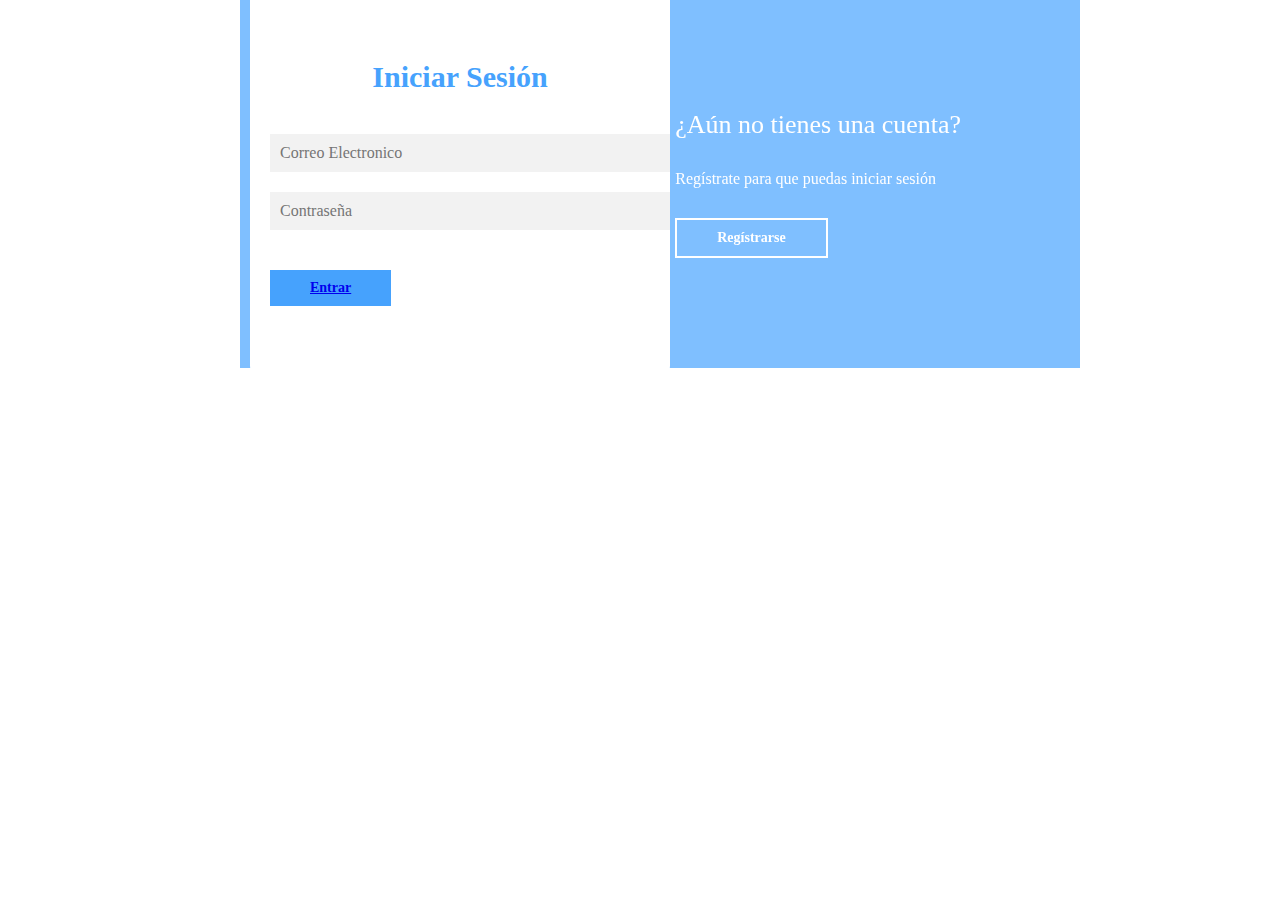
<file: index.html>
<!DOCTYPE html>
<html lang="en">
<head>
    <meta charset="UTF-8">
    <meta name="viewport" content="width=device-width, initial-scale=1.0">
    <title>BETISHOOLIFANS</title>
    
    <link href="https://fonts.googleapis.com/css2?family=Roboto:ital,wght@0,100;0,300;0,400;0,500;0,700;0,900;1,100;1,300;1,400;1,500;1,700;1,900&display=swap" rel="stylesheet">


    <link rel="stylesheet" href="estilo.css">
</head>
<body>

        <main>

            <div class="contenedor__todo">
                <div class="caja__trasera">
                    <div class="caja__trasera-login">
                        <h3>¿Ya tienes una cuenta?</h3>
                        <p>Inicia sesión para entrar en la página</p>
                        <button id="btn__iniciar-sesion">Iniciar Sesión</button>
                    </div>
                    <div class="caja__trasera-register">
                        <h3>¿Aún no tienes una cuenta?</h3>
                        <p>Regístrate para que puedas iniciar sesión</p>
                        <button id="btn__registrarse">Regístrarse</button>
                    </div>
                </div>

                <!--Formulario de Login y registro-->
                <div class="contenedor__login-register">
                    <!--Login-->
                    <form action="" class="formulario__login">
                        <h2>Iniciar Sesión</h2>
                        <input type="text" placeholder="Correo Electronico">
                        <input type="password" placeholder="Contraseña">
                        <button><a href="./reels.html">Entrar</a></button>
                    </form>

                    <!--Register-->
                    <form action="" class="formulario__register">
                        <h2>Regístrarse</h2>
                        <input type="text" placeholder="Nombre completo">
                        <input type="text" placeholder="Correo Electronico">
                        <input type="text" placeholder="Usuario">
                        <input type="password" placeholder="Contraseña">
                        <button><a href="./reels.html">Regístrarse</a></button>
                    </form>
                </div>
            </div>

        </main>

        <script src="./login.js"></script>
</body>
</html>
</file>
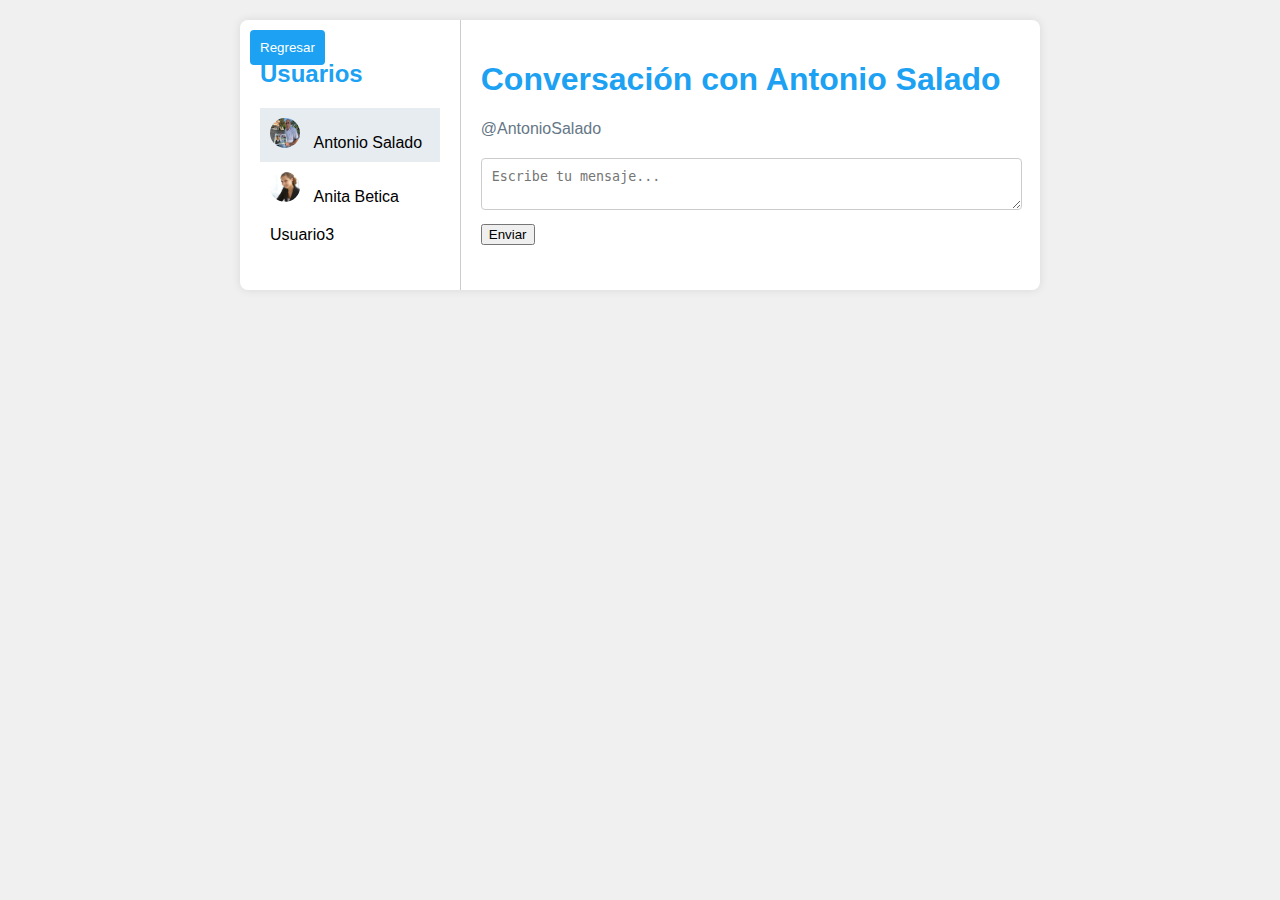
<file: mensajes.html>
<!DOCTYPE html>
<html lang="en" lang="en">
    <head>
        <meta charset="UTF-8">
        <meta http-equiv="X-UA-Compatible" content="IE=edge">
        <meta name="viewport" content="width=device-width,initial-scale=1.0">
        <link rel="stylesheet" href="./mensajes.css">
        <link rel="stylesheet" href="https://cdnjs.cloudflare.com/ajax/libs/font-awesome/6.5.1/css/all.min.css">
        <title>BetisHooliFans</title>
    </head>

<body>



    <div class="container">
        <button class="regresar-btn" onclick="irAtras()">Regresar</button>

        <aside class="usuarios">
            <h2>Usuarios</h2>
            <ul>
                <li class="active">
                    <img src="./images/usuario2.jpeg">
                    Antonio Salado</li>
                <li>
                    <img src="./images/mujertrabajo.jpg">
                Anita Betica</li>
                <li>Usuario3</li>
                <!-- Agrega más usuarios según sea necesario -->
            </ul>
        </aside>
        <main class="conversacion">
            <header>
                <h1>Conversación con @AntonioSalado</h1>
                <p>@AntonioSalado</p>
                
            </header>
            <section class="mensajes">
                <div class="mensaje enviado">
                    <p>Hola, ¿cómo estás?</p>
                    <span>Fecha y hora</span>
                </div>
                <div class="mensaje recibido">
                    <p>¡Hola! Estoy bien, ¿y tú?</p>
                    <span>Fecha y hora</span>
                </div>
                <!-- Agrega más mensajes según sea necesario -->
            </section>
            <section class="nuevo-mensaje">
                <textarea placeholder="Escribe tu mensaje..."></textarea>
                <button>Enviar</button>
            </section>
        </main>
    </div>

 

<script>
     function irAtras() {
            history.back();
        }
    document.addEventListener('DOMContentLoaded', function () {
        const usuarios = document.querySelectorAll('.usuarios li');
        const mensajesContainer = document.querySelector('.conversacion .mensajes');
        const nuevoMensajeTextarea = document.querySelector('.nuevo-mensaje textarea');
        const enviarMensajeBtn = document.querySelector('.nuevo-mensaje button');

        // Inicializa la conversación con el primer usuario
        cambiarConversacion(usuarios[0]);

        // Agrega un evento de clic a cada usuario
        usuarios.forEach(function (usuario) {
            usuario.addEventListener('click', function () {
                cambiarConversacion(usuario);
            });
        });

        // Agrega un evento de clic al botón de enviar mensaje
        enviarMensajeBtn.addEventListener('click', function () {
            enviarMensaje();
        });

        // Cambia la conversación al hacer clic en un usuario
        function cambiarConversacion(usuario) {
            // Marca el usuario activo
            usuarios.forEach(function (u) {
                u.classList.remove('active');
            });
            usuario.classList.add('active');

            // Actualiza el título de la conversación
            const usuarioNombre = usuario.textContent.trim();
            document.querySelector('.conversacion header h1').textContent = `Conversación con ${usuarioNombre}`;

            // Puedes cargar los mensajes del usuario desde una base de datos o cualquier fuente de datos aquí

            // Limpia los mensajes actuales
            mensajesContainer.innerHTML = '';
        }

        // Envía un nuevo mensaje
        function enviarMensaje() {
            const mensajeTexto = nuevoMensajeTextarea.value.trim();

            if (mensajeTexto !== '') {
                const nuevoMensaje = document.createElement('div');
                nuevoMensaje.classList.add('mensaje', 'enviado');
                nuevoMensaje.innerHTML = `<p>${mensajeTexto}</p><span>${obtenerFechaHora()}</span>`;
                mensajesContainer.appendChild(nuevoMensaje);

                // Puedes enviar el mensaje a través de una API o almacenarlo en una base de datos aquí

                // Limpia el área de texto después de enviar el mensaje
                nuevoMensajeTextarea.value = '';
            }
        }

        // Obtiene la fecha y hora actual en un formato legible
        function obtenerFechaHora() {
            const fecha = new Date();
            const options = { hour: 'numeric', minute: 'numeric' };
            return fecha.toLocaleTimeString('es-ES', options);
        }
    });
</script>

<!-- ... Fin de tu HTML ... -->

</body>
</html>
</file>
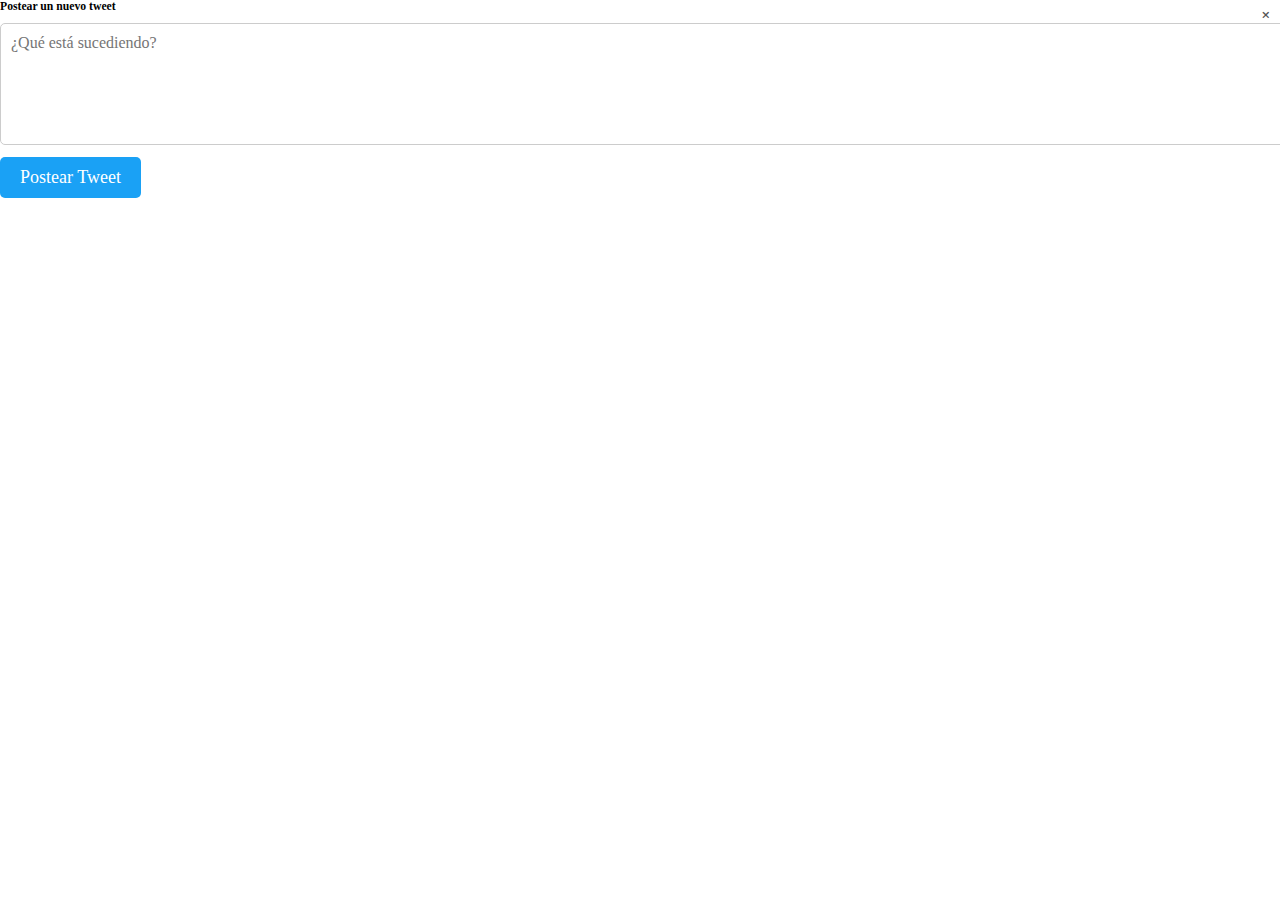
<file: nuevoPost.html>
<!DOCTYPE html>
        <html lang="en">
        <head>
            <meta charset="UTF-8">
            <meta http-equiv="X-UA-Compatible" content="IE=edge">
            <meta name="viewport" content="width=device-width,initial-scale=1.0">
            <link rel="stylesheet" href="estilo.css">
            <link rel="stylesheet" href="https://cdnjs.cloudflare.com/ajax/libs/font-awesome/6.5.1/css/all.min.css">
            <title>BetisHooliFans</title>
        </head>
        <body>
            <!-- Resto de tu contenido HTML -->
        
            <!-- Nueva pestaña para postear un nuevo tweet -->
            <div class="tweet-tab" id="tweetTab">
                <div class="tweet-tab-content">
                    <i class="fas fa-times" id="closeTweetTab"></i>
                    <h3>Postear un nuevo tweet</h3>
                    <textarea id="newTweetText" placeholder="¿Qué está sucediendo?"></textarea>
                    <button type="button" id="postNewTweetBtn">Postear Tweet</button>
                </div>
            </div>
        
            <!-- Resto de tu contenido HTML -->
        
            <!-- JavaScript anterior -->
        
        </body>
        </html>
</file>
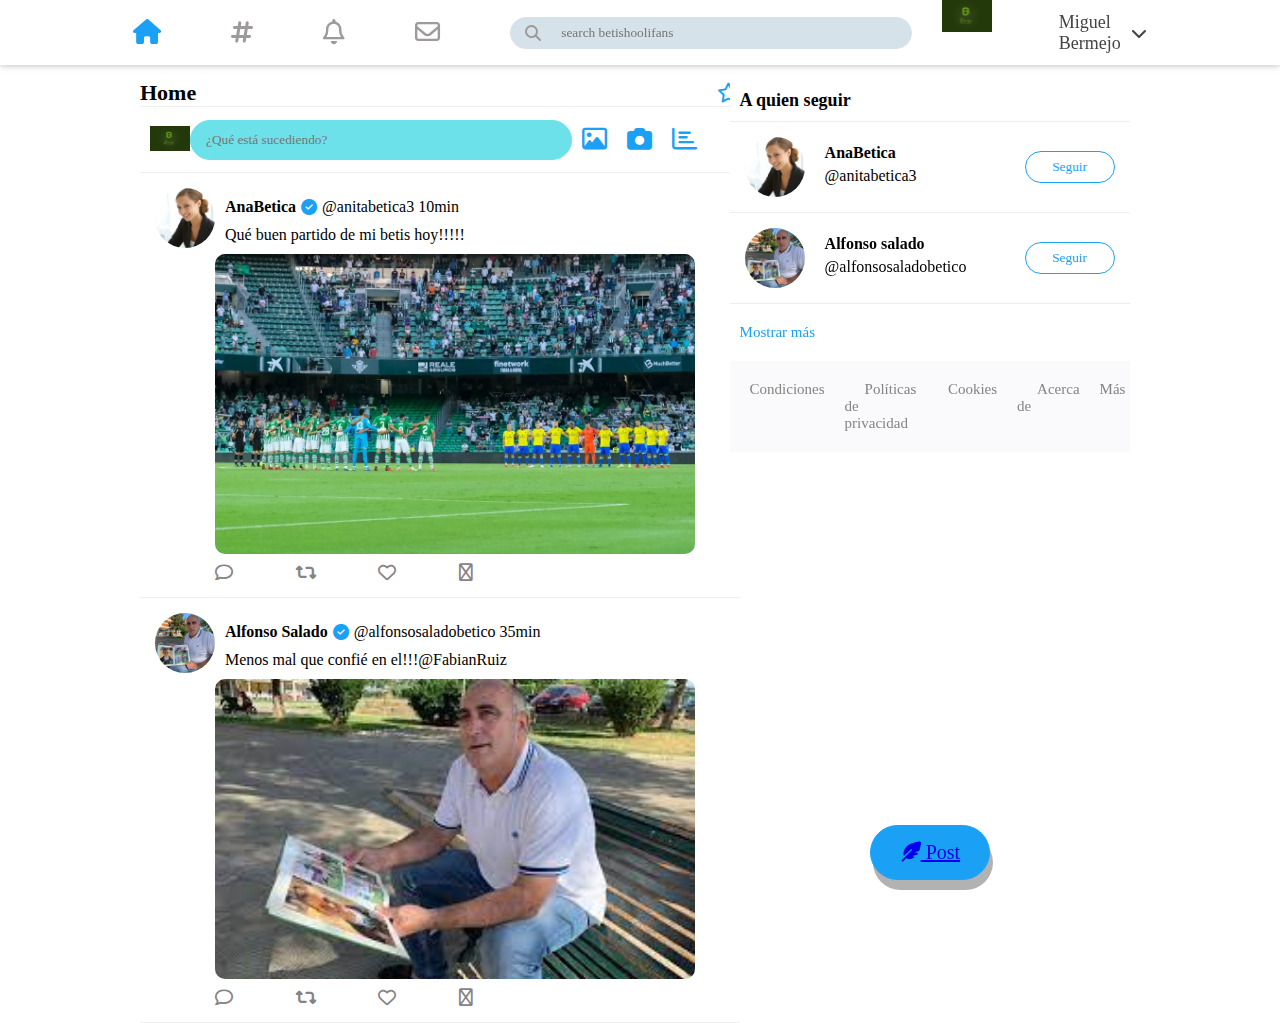
<file: reels.html>
<!DOCTYPE html>
<html lang="en" lang="en">

<head>
    <meta charset="UTF-8">
    <meta http-equiv="X-UA-Compatible" content="IE=edge">
    <meta name="viewport" content="width=device-width,initial-scale=1.0">
    <link rel="stylesheet" href="./estilo.css">
    <link rel="stylesheet" href="https://cdnjs.cloudflare.com/ajax/libs/font-awesome/6.5.1/css/all.min.css">
    <title>BetisHooliFans</title>
</head>

<body>

    <section class="feeds-page">

        <nav class="feeds-nav">
            <div class="icons">
                <a href="#" class="active"><i class="fas fa-home"></i></a>
                <a href="./tendencias.html"><i class="fas fa-hashtag"></i></a>
                <a href="#"><i class="far fa-bell"></i></a>
                <a href="./mensajes.html"><i class="far fa-envelope"></i></a>

            </div>

            <div class="search-bar">
                <i class="fas fa-search"></i>
                <input type="text" placeholder="search betishoolifans" class="search-bar-input">



            </div>
            <div class="user">
                <div class="user-img-wrapper">
                    <img src="./images/logobetis.PNG" width="50">
                </div>
                <a href="./perfil.html" class="user-link">Miguel Bermejo</a>
                <i class="fas fa-chevron-down"></i>
            </div>
        </nav>

        <!--FIN NAVEGACION DE FEEDS-->
        <!--INICIO CONTENIDO DE FEEDS-->
        <div class="feeds-content">
            <div class="feeds-header">
                <div class="header-top">
                    <h4>Home</h4>
                    <i class="far fa-star"></i>
                </div>
                <div class="header-post">
                    <div header-img-wrapper>
                        <img src="./images/logobetis.PNG" width="40">

                    </div>
                    <input type="text" placeholder="¿Qué está sucediendo?">
                    <i class="far fa-image"></i>
                    <i class="fas fa-camera"></i>
                    <i class="far fa-chart-bar"></i>
                </div>
            </div>
            <!--PRIMER TWEET-->
            <div class="posts">
                <div class="post">
                    <div class="user-avatar">
                        <img src="./images/mujertrabajo.jpg">

                    </div>
                    <div class="post-content">
                        <div class="post-user-info">
                            <h4>AnaBetica</h4>
                            <i class="fas fa-check-circle"></i>
                            <span>@anitabetica3 10min</span>

                        </div>
                        <p class="post-text">Qué buen partido de mi betis hoy!!!!!</p>

                        <div class="post-img">
                            <img src="./images/partido.jpg">
                        </div>
                        <div class="post-icons">
                            <i class="far fa-comment"></i>
                            <i class="fas fa-retweet"></i>
                            <i class="far fa-heart"></i>
                            <i class="far fa-share-alt"></i>
                        </div>
                    </div>
                </div>
                <div class="post">
                    <div class="user-avatar">
                        <img src="./images/usuario2.jpeg">

                    </div>
                    <div class="post-content">
                        <div class="post-user-info">
                            <h4>Alfonso Salado </h4>
                            <i class="fas fa-check-circle"></i>
                            <span>@alfonsosaladobetico 35min</span>

                        </div>
                        <p class="post-text">Menos mal que confié en el!!!@FabianRuiz</p>

                        <div class="post-img">
                            <img src="./images/apuestafabian.jpg">
                        </div>
                        <div class="post-icons">
                            <i class="far fa-comment"></i>
                            <i class="fas fa-retweet"></i>
                            <i class="far fa-heart"></i>
                            <i class="far fa-share-alt"></i>
                        </div>
                    </div>
                </div>
            </div>
            <div class="follow">
                <h3 class="follow-heading">A quien seguir</h3>
                <div class="follow-user">
                    <div class="follow-user-img">
                        <img src="./images/mujertrabajo.jpg " width="100">
                    </div>
                    <div class="follow-user-info">
                        <h4>AnaBetica</h4>
                        <p>@anitabetica3</p>
                    </div>

                    <button type="button" class="follow-btn">
                        Seguir
                    </button>
                </div>
                <div class="follow-user">
                    <div class="follow-user-img">
                        <img src="./images/usuario2.jpeg" width="100">
                    </div>
                    <div class="follow-user-info">
                        <h4>Alfonso salado</h4>
                        <p>@alfonsosaladobetico</p>
                    </div>

                    <button type="button" class="follow-btn">
                        Seguir
                    </button>
                </div>
                <div class="follow-link">
                    <a href="#">Mostrar más</a>


                </div>
                <footer class="follow-footer">
                    <ul>
                        <li><a href="#">Condiciones</a></li>
                        <li><a href="#">Políticas de privacidad</a></li>
                        <li><a href="#">Cookies</a></li>
                        <li><a href="#">Acerca de</a></li>
                        <li><a href="#">Más</a></li>
                    </ul>
                </footer>
            </div>


        </div>






        <!--FIN CONTENIDO DE FEEDS-->
        <button type="button" class="post-btn"><a href="nuevoPost.html">
            <i class="fas fa-feather-alt"></i>
            Post
        </a> </button>

    </section>






</body>

</html>
</file>
<file: estilo.css>
/*INICIO DE LOS ESTILOS COMUNES*/

* {
    margin: 0;
    padding: 0;
    font-family: "josefin sans", "san-serif";
}

html {
    font-size: 62.5%;
}

body {
    background-color: white;
}



/*FINAL DE LOS ESTILOS COMUNES*/

/*INICIO DE LA PÁGINA PRINCIPAL*/

.main-page {
    width: 100%;
    height: 100vh;
    display: grid;
    grid-template-columns: repeat(2, 1fr);
    grid-template-rows: 1fr min-content;

}


/*INICIO DEL LADO IZQ*/
.left {
    grid-column: 1/2;
    grid-row: 1/2;
    background-color: aquamarine;
    display: flex;
    justify-content: center;
    align-items: center;
}

.left-content div {

    display: flex;
    align-items: center;
    margin: 4rem;
    color: #fff;


}


.left-content i {
    font-size: 3rem;
    margin-right: 2rem;
}


/*INICIO LADO DERECHO*/
.right {
    grid-column: 2/-1;
    grid-row: 1/2;
    position: relative;
}

.right-content-form {
    display: flex;
    justify-content: center;
    margin-top: 3rem;
}

.right-content-form div {
    position: relative;

}

.right-content-form input {
    width: 20rem;
    height: 4.5rem;
    margin-right: 1rem;
    font-size: 1.6rem;
    padding: 0 1rem;
    border: 0.1rem solid #ddd;
    border-radius: 1.5rem;
    background-color: white;
    transition: background-color 0.3s;
}

.right-content-form label {
    position: absolute;
    top: 4rem;
    left: 0;
    font-size: 1.6rem;
    font-weight: 300;
    color: #a7a7a7;
}

.btn-top {

    width: 8rem;
    background-color: #fff;
    color: blue;
    border: 0.1rem solid #1aaaf5;
    border-radius: 3rem;
    font-size: 1.4rem;
    font-weight: bold;
    transition: background-color 0.3s;
}

.btn-top:hover {
    background-color: #d9ebf7;
}


.middle-content {
    position: absolute;
    top: 50%;
    left: 50%;
    transform: translate(-50%, -50%);
    display: flex;
    flex-direction: column;
    width: 40%;
}

.middle-content i {
    font-size: 4rem;
    color: #1aaaf5;
    margin-bottom: 2rem;
}

.middle-content h1 {
    font-size: 2.8rem;
    margin-bottom: 4rem;
    line-height: 4rem;


}


.middle-content h4 {
    font-size: 2rem;
    margin-bottom: 2rem;
}

.middle-content button {

    margin: 0.8rem 0;
    padding: 0.5rem;
    border: .1rem solid #1aaaf5;
    border-radius: 4rem;
    font-size: 1.6rem;
    cursor: pointer;
    transition: background-color .3s;

}

.sing-up {
    background-color: #1aa1f5;
    color: #fff;
}

.sing-up:hover {
    background-color: #0f5d8d;
}


.log-in {
    background-color: #fff;


}

.log-in:hover {
    background-color: #d9ebf7;
}

/*FIN DEL LADO DERECHO*/

/*INICIO DE PIE DE PÁGINA*/

.main-page-footer {
    grid-column: 1/-1;
    grid-row: 2/-1;
    background-color: #f5f4f4;
    padding: 1.5rem;
    border-top: 0.1rem solid #ddd;
}

.main-page-footer ul {
    display: flex;
    justify-content: center;
    list-style: none;
}

.main-page-footer a {
    font-size: 1.5rem;
    margin: 0 2rem;
    text-decoration: none;
    color: #444;


}

/*FIN DE PIE DE PÁGINA*/

/*FIN DE LA PÁGINA PRINCIPAL*/

/*INICIO PAGINA DE REELS*/
.feeds-page {
    width: 100%;
    height: 100vh;

}

/*INICIO NAVEGACION DE REELS*/

.feeds-nav {
    position: fixed;
    width: 100%;
    height: 6.5rem;
    background-color: #fff;
    display: flex;
    justify-content: center;
    box-shadow: 0 0 0.7rem rgba(0, 0, 0, 0.3);
}

.icons {
    display: flex;
    align-items: center;

}

.icons a {
    text-decoration: none;
    margin-right: 7rem;
    font-size: 2.5rem;
    color: #9e9a9a;
}

.icons .active {
    color: #1aa1f5;
}

.search-bar {
    display: flex;
    align-items: center;
    position: relative;

}

.search-bar input {
    width: 35rem;
    height: 3rem;
    border: 0.1rem solid #d6e2e9;
    border-radius: 3rem;
    background-color: #d6e2e9;
    padding-left: 5rem;
    transition: all 0.3s;

}

.search-bar-input:focus {
    background-color: #fff;
    border-color: #1aa1f5;
}

.search-bar i {
    position: absolute;
    font-size: 1.6rem;
    left: 1.5rem;
    color: #9e9a9a;
}

.user {
    margin-left: 3rem;
    display: flex;
    align-items: center;
    cursor: pointer;
}

.user-img-wrapper {
    width: 100%;
    height: 100%;
    object-fit: cover;
    border-radius: 50%;
}

.user-link {
    margin: 0 1rem;
    text-decoration: none;
    font-size: 1.8rem;
    color: #444;

}

.user i {
    color: #444;
    font-size: 1.6rem;
}



/*INICIO CONTENIDO FEEDS*/

.feeds-content {
    display: grid;
    grid-template-columns: minmax(5rem, 1fr) 60rem 40rem minmax(5rem, 1fr);
    grid-template-rows: repeat(2, min-content);
    padding-top: 6.5rem;

}

.feeds-header {
    grid-column: 2/3;
    grid-row: 1/2;
    background-color: #fff;
    margin-top: 1.5rem;
}

.header-top {
    display: flex;
    align-items: center;
    justify-content: space-between;
    border-bottom: 0.1rem solid #eee;
}

.header-top h4 {
    font-size: 2.2rem;
}

.header-top i {
    font-size: 2rem;
    color: #1aa1f5;
}

.header-post {
    display: flex;
    align-items: center;
    padding: 1rem;
    border-bottom: 0.1rem solid #eee;
}

.header-img-wrapper {
    width: 4rem;
    height: 4rem;
    margin-right: 1.5rem;

}

.header-img-wrapper img {
    width: 100%;
    height: 100%;
    object-fit: cover;
    border-radius: 50%;
}

.header-post input {
    width: 35rem;
    height: 3rem;
    border: 0.1rem solid #6de1e9;
    border-radius: 3rem;
    background-color: #6de1e9;
    padding: 0.4rem 1.5rem;
}

.header-post i {
    font-size: 2.5rem;
    color: #1aa1f5;
    margin: 1rem;

}

.posts {
    grid-column: 2/3;
    grid-row: 2/-1;
    background-color: #fff;
}

.user-avatar {
    width: 6rem;
    height: 6rem;

}

.user-avatar img {
    width: 100%;
    height: 100%;
    object-fit: cover;
    border-radius: 50%;
}

.post-img {
    width: 48rem;
    height: 30rem;
}

.post-img img {
    width: 100%;
    height: 100%;
    object-fit: cover;
    border-radius: 1rem;
}

.post {
    display: flex;
    padding: 1.5rem;
    border-bottom: 0.1rem solid #eee;
}

.post-user-info {
    display: flex;
    align-items: center;
    margin: 1rem 0;
}

.post-user-info h4 {
    font-size: 1.6rem;
    margin-right: 0.5rem;
    margin-left: 1rem;
}

.post-user-info i {
    font-size: 1.6rem;
    color: #1aa1f5;
    margin-right: 0.5rem;
}

.post-user-info span {
    font-size: 1.6rem;

}

.post-text {
    font-size: 1.6rem;
    margin-bottom: 1rem;
    margin-left: 1rem;

}

.post-icons {
    margin-top: 1rem;
}

.post-icons i {
    font-size: 1.8rem;
    color: #868383;
    margin-right: 6rem;
}

.follow {
    position: fixed;
    top: 8rem;
    left: 57%;
    background-color: #fff;
    width: 40rem;
}

.follow-heading {
    padding: 1rem;
    font-size: 1.8rem;
    border-bottom: 0.1rem solid #eee;
}

.follow-user-img {
    width: 6rem;
    height: 6rem;
    object-fit: cover;
    margin-right: 2rem;

}

.follow-user-img img {
    width: 100%;
    height: 100%;
    object-fit: cover;
    border-radius: 50%;
}

.follow-user {
    display: flex;
    align-items: center;
    padding: 1.5rem;
    border-bottom: 0.1rem solid #eee;
}

.follow-user-info h4,
.follow-user-info p {
    font-size: 1.6rem;
    margin-bottom: 0.5rem;
}

.follow-btn {
    margin-left: auto;
    width: 9rem;
    background-color: #fff;
    color: #1aa1f5;
    padding: 0.7rem 0.5rem;
    border: 0.1rem solid #1aa1f5;
    border-radius: 2rem;
    cursor: pointer;
}

.follow-link {
    margin: 2rem 1rem;
}

.follow-link a {
    text-decoration: none;
    color: #1aa1f5;
    font-size: 1.5rem;
}

.follow-footer {
    background-color: #fafafd;
}

.follow-footer ul {
    list-style: none;
    display: flex;
    padding: 2rem 0;
}

.follow-footer a {
    text-decoration: none;
    font-size: 1.5rem;
    color: #868383;
    margin: 2rem;
}

.post-btn {
    position: fixed;
    bottom: 2rem;
    left: 68%;
    width: 12rem;
    padding: 1.5rem 1rem;
    background-color: #1aa1f5;
    color: #fff;
    font-size: 2rem;
    border: 0.1rem solid #1aa1f5;
    border-radius: 3rem;
    cursor: pointer;
    box-shadow: 0.3rem 1rem rgba(0, 0, 0, 0.3);
    transition: background-color 0.3s;
}

.post-btn:hover {
    background-color: #1aa1f5;
}


/* Estilos para la nueva pestaña de postear tweet */
#tweet-tab {
    display: none;
    position: fixed;
    top: 0;
    left: 0;
    width: 100%;
    height: 100%;
    background: rgba(0, 0, 0, 0.5);
    z-index: 1000;
}

#tweet-tab-content {
    position: absolute;
    top: 50%;
    left: 50%;
    transform: translate(-50%, -50%);
    background: #fff;
    padding: 20px;
    border-radius: 10px;
    box-shadow: 0 0 10px rgba(0, 0, 0, 0.3);
    text-align: center;
}

#closeTweetTab {
    position: absolute;
    top: 10px;
    right: 10px;
    cursor: pointer;
    color: #555;
}

#newTweetText {
    width: 100%;
    height: 100px;
    margin: 10px 0;
    padding: 10px;
    font-size: 16px;
    border: 1px solid #ccc;
    border-radius: 5px;
}

#postNewTweetBtn {
    background-color: #1aa1f5;
    color: #fff;
    padding: 10px 20px;
    font-size: 18px;
    border: none;
    border-radius: 5px;
    cursor: pointer;
}

#postNewTweetBtn:hover {
    background-color: #0f5d8d;
}




/*FIN CONTENIDO FEEDS*/
/*FIN DE PAGINA DE REELS*/




.contenedor__todo {
    width: 100%;
    max-width: 800px;
    margin: auto;
    position: relative;
}

.caja__trasera {
    width: 100%;
    padding: 10px 20px;
    display: flex;
    justify-content: center;
    -webkit-backdrop-filter: blur(10px);
    backdrop-filter: blur(10px);
    background-color: rgba(0, 128, 255, 0.5);

}

.caja__trasera div {
    margin: 100px 40px;
    color: white;
    transition: all 500ms;
}


.caja__trasera div p,
.caja__trasera button {
    margin-top: 30px;
}

.caja__trasera div h3 {
    font-weight: 400;
    font-size: 26px;
}

.caja__trasera div p {
    font-size: 16px;
    font-weight: 300;
}

.caja__trasera button {
    padding: 10px 40px;
    border: 2px solid #fff;
    font-size: 14px;
    background: transparent;
    font-weight: 600;
    cursor: pointer;
    color: white;
    outline: none;
    transition: all 300ms;
}

.caja__trasera button:hover {
    background: #fff;
    color: #46A2FD;
}

/*Formularios*/

.contenedor__login-register {
    display: flex;
    align-items: center;
    width: 100%;
    max-width: 380px;
    position: relative;
    top: -185px;
    left: 10px;

    /*La transicion va despues del codigo JS*/
    transition: left 500ms cubic-bezier(0.175, 0.885, 0.320, 1.275);
}

.contenedor__login-register form {
    width: 100%;
    padding: 80px 20px;
    background: white;
    position: absolute;
    border-radius: 20px;
}

.contenedor__login-register form h2 {
    font-size: 30px;
    text-align: center;
    margin-bottom: 20px;
    color: #46A2FD;
}

.contenedor__login-register form input {
    width: 100%;
    margin-top: 20px;
    padding: 10px;
    border: none;
    background: #F2F2F2;
    font-size: 16px;
    outline: none;
}

.contenedor__login-register form button {
    padding: 10px 40px;
    margin-top: 40px;
    border: none;
    font-size: 14px;
    background: #46A2FD;
    font-weight: 600;
    cursor: pointer;
    color: white;
    outline: none;
}




.formulario__login {
    opacity: 1;
    display: block;
}

.formulario__register {
    display: none;
}



@media screen and (max-width: 850px) {

    main {
        margin-top: 50px;
    }

    .caja__trasera {
        max-width: 350px;
        height: 300px;
        flex-direction: column;
        margin: auto;
    }

    .caja__trasera div {
        margin: 0px;
        position: absolute;
    }


    /*Formularios*/

    .contenedor__login-register {
        top: -10px;
        left: -5px;
        margin: auto;
    }

    .contenedor__login-register form {
        position: relative;
    }
}
</file>
<file: mensajes.css>
body {
    font-family: Arial, sans-serif;
    background-color: #f0f0f0;
    margin: 0;
    padding: 0;
}

.container {
    display: flex;
    max-width: 800px;
    margin: 20px auto;
    background-color: #fff;
    border-radius: 8px;
    box-shadow: 0 0 10px rgba(0, 0, 0, 0.1);
    position: relative; /* Agregado para el posicionamiento absoluto del botón "Regresar" */
}

.regresar-btn {
    position: absolute;
    top: 10px;
    left: 10px;
    background-color: #1da1f2;
    color: #fff;
    padding: 10px;
    border: none;
    border-radius: 4px;
    cursor: pointer;
}

.regresar-btn:hover {
    background-color: #0d8adf;
}

.usuarios {
    flex: 1;
    padding: 20px;
    border-right: 1px solid #ccc;
}

.usuarios h2 {
    color: #1da1f2;
}

.usuarios ul {
    list-style-type: none;
    padding: 0;
}

.usuarios li {
    padding: 10px;
    cursor: pointer;
}

.usuarios li.active {
    background-color: #e6ecf0;
}

.usuarios img {
    width: 30px;
    height: 30px;
    border-radius: 50%;
    margin-right: 10px;
}

.conversacion {
    flex: 3;
    padding: 20px;
}

header h1 {
    color: #1da1f2;
}

header p {
    color: #657786;
}

.mensajes {
    margin-top: 20px;
}

.mensaje {
    padding: 10px;
    margin-bottom: 10px;
    border-radius: 8px;
}

.enviado {
    background-color: #1da1f2;
    color: #fff;
}

.recibido {
    background-color: #e6ecf0;
    color: #000;
}

.mensaje p {
    margin: 0;
}

.mensaje span {
    color: #657786;
    font-size: 12px;
}

.nuevo-mensaje {
    margin-top: 20px;
}

textarea {
    width: calc(100% - 20px);
    padding: 10px;
    border: 1px solid #ccc;
    border-radius: 4px;
    margin-bottom: 10px;
}

.enviar-btn {
    background-color: #1da1f2;
    color: #fff;
    padding: 10px;
    border: none;
    border-radius: 4px;
    cursor: pointer;
}

.enviar-btn:hover {
    background-color: #0d8adf;
}
</file>
